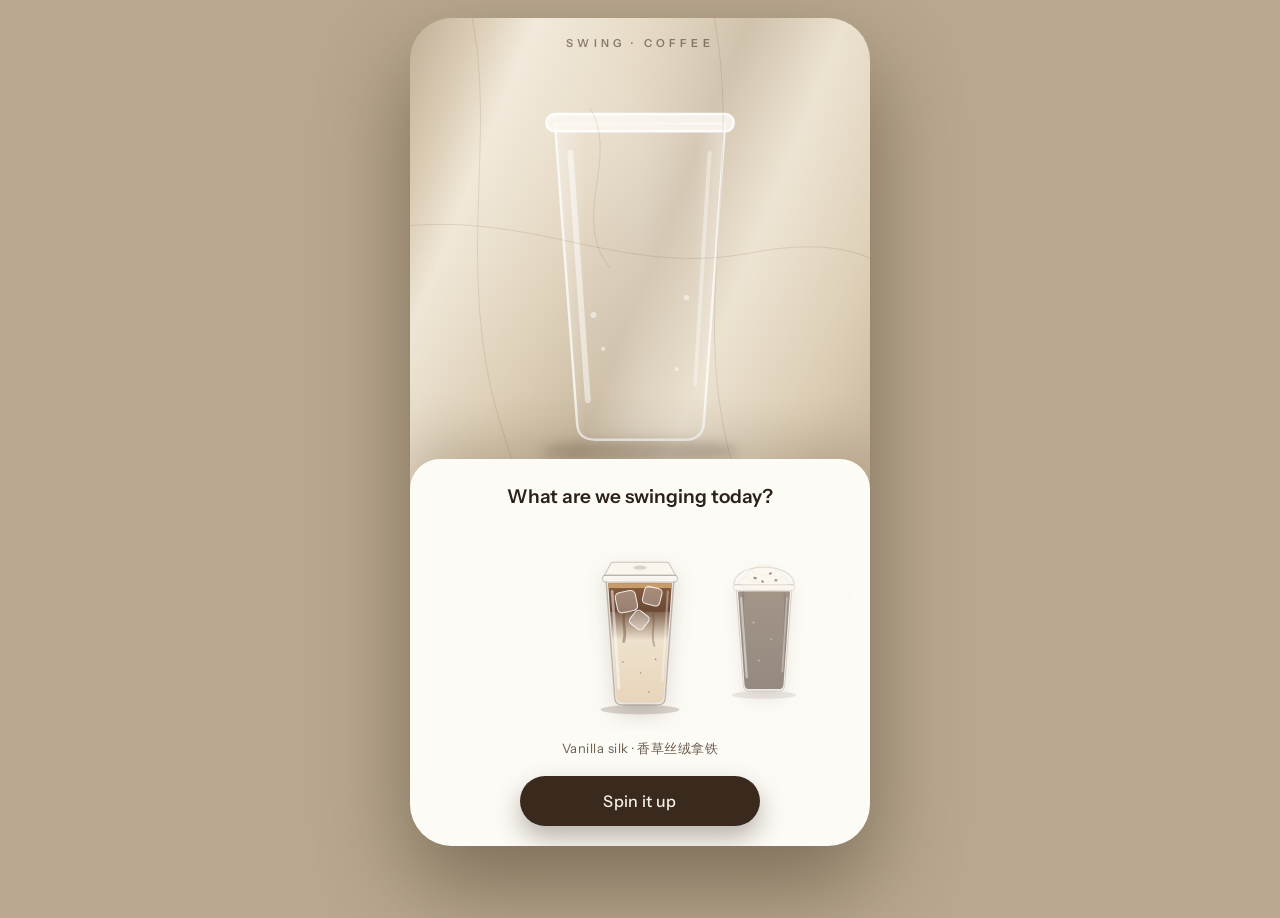
<file: index.html>
<!DOCTYPE html>
<html lang="zh-CN">
<head>
<meta charset="UTF-8" />
<meta name="viewport" content="width=device-width, initial-scale=1.0, viewport-fit=cover" />
<title>Swing Coffee</title>
<link rel="preconnect" href="https://fonts.googleapis.com" />
<link rel="preconnect" href="https://fonts.gstatic.com" crossorigin />
<link href="https://fonts.googleapis.com/css2?family=Instrument+Sans:ital,wght@0,400;0,500;0,600;1,500&display=swap" rel="stylesheet" />
<link rel="stylesheet" href="style.css" />
</head>
<body>
<div class="stage" id="stage">

  <!-- 顶部小 logo -->
  <header class="brand">SWING&nbsp;·&nbsp;COFFEE</header>

  <!-- 杯子 + 制作动画 -->
  <div class="cup-area">
    <div class="cup-wrap">
      <svg id="cupSvg" viewBox="0 0 300 470" overflow="visible" aria-hidden="true">
        <defs>
          <!-- 杯子内壁（液体裁剪区） -->
          <clipPath id="clipCup">
            <path d="M67 109 L88 409 Q90 424 106 424 L194 424 Q210 424 212 409 L233 109 Z"/>
          </clipPath>
          <linearGradient id="milkGrad" x1="0" y1="0" x2="0" y2="1">
            <stop id="milkStopA" offset="0" stop-color="#f3e9d9"/>
            <stop id="milkStopB" offset="1" stop-color="#e4d0b2"/>
          </linearGradient>
          <linearGradient id="topGrad" x1="0" y1="0" x2="0" y2="1">
            <stop id="topStopA" offset="0" stop-color="#7a4a2a"/>
            <stop id="topStopB" offset="1" stop-color="#5a341b"/>
          </linearGradient>
          <linearGradient id="blendGrad" x1="0" y1="0" x2="0" y2="1">
            <stop id="blendStopA" offset="0" stop-color="#5a341b" stop-opacity=".95"/>
            <stop id="blendStopB" offset="1" stop-color="#5a341b" stop-opacity="0"/>
          </linearGradient>
          <linearGradient id="glassGrad" x1="0" y1="0" x2="1" y2="0">
            <stop offset="0"   stop-color="#fff" stop-opacity=".34"/>
            <stop offset=".18" stop-color="#fff" stop-opacity=".05"/>
            <stop offset=".5"  stop-color="#fff" stop-opacity=".12"/>
            <stop offset=".82" stop-color="#fff" stop-opacity=".04"/>
            <stop offset="1"   stop-color="#fff" stop-opacity=".30"/>
          </linearGradient>
        </defs>

        <!-- 地面阴影 -->
        <ellipse cx="150" cy="441" rx="102" ry="12" fill="rgba(90,70,50,.26)" filter="blur(6px)"/>

        <!-- 液体与内容物（被杯壁裁剪） -->
        <g clip-path="url(#clipCup)" id="liquidLayers">
          <path id="milkPath" d="" fill="url(#milkGrad)"/>
          <path id="topPath" d="" fill="url(#topGrad)"/>
          <rect id="blendRect" x="53" y="0" width="194" height="0" fill="url(#blendGrad)"/>
          <path id="cremaPath" d="" fill="#c99a5f" opacity="0"/>
          <g id="deco"></g>
          <g id="tendrils"></g>
          <g id="bubbles"></g>
          <g id="ice"></g>
        </g>

        <!-- 杯身（透明塑料） -->
        <path d="M62 102 L85 413 Q86 429 104 429 L196 429 Q214 429 216 413 L238 102 Z"
              fill="url(#glassGrad)" stroke="rgba(255,255,255,.75)" stroke-width="2.5"/>
        <!-- 内壁高光 -->
        <path d="M78 132 L96 388" stroke="rgba(255,255,255,.5)" stroke-width="6" stroke-linecap="round" fill="none"/>
        <path d="M222 132 L207 372" stroke="rgba(255,255,255,.35)" stroke-width="4" stroke-linecap="round" fill="none"/>
        <!-- 杯壁水珠 -->
        <g fill="rgba(255,255,255,.5)">
          <circle cx="102" cy="300" r="3"/><circle cx="112" cy="335" r="2.2"/>
          <circle cx="198" cy="282" r="2.8"/><circle cx="188" cy="356" r="2.2"/>
        </g>

        <!-- 杯口卷边 -->
        <rect x="53" y="92" width="194" height="18" rx="9"
              fill="rgba(252,249,243,.85)" stroke="rgba(255,255,255,.9)" stroke-width="2.5"/>

        <!-- 奶油顶与巧克力碎（冰沙款，盖盖前出现） -->
        <g id="creamG"></g>
        <g id="chipsG"></g>

        <!-- 平盖（拿铁款，最后落下） -->
        <g id="flatLid" opacity="0">
          <path d="M58 92 L72 65 Q74 58 83 58 L217 58 Q226 58 228 65 L242 92 Z"
                fill="rgba(250,246,238,.95)" stroke="rgba(140,110,80,.4)" stroke-width="2.5"/>
          <ellipse cx="150" cy="72" rx="18" ry="5" fill="rgba(70,50,35,.18)"/>
        </g>

        <!-- 拱形盖（冰沙款，最后落下） -->
        <g id="domeLid" opacity="0">
          <path d="M55 92 C55 18 245 18 245 92 Z"
                fill="rgba(255,255,255,.14)" stroke="rgba(255,255,255,.8)" stroke-width="2.5"/>
          <path d="M78 68 C92 42 112 28 140 24" stroke="rgba(255,255,255,.55)" stroke-width="5" fill="none" stroke-linecap="round"/>
          <ellipse cx="150" cy="36" rx="14" ry="4.5" fill="rgba(70,50,35,.18)"/>
        </g>

        <!-- 注入的液流（最上层） -->
        <g id="streamGroup" style="display:none">
          <rect id="stream" x="142" y="-1200" width="16" height="0" rx="8" fill="#f3e9d9"/>
          <rect id="streamSheen" x="142" y="-1200" width="16" height="0" rx="8" fill="rgba(255,255,255,.28)"/>
        </g>
        <g id="splash"></g>
      </svg>
    </div>
  </div>

  <!-- 出品后的口味胶囊按钮 -->
  <button class="pill" id="pillBtn" aria-label="重新选择">Vanilla silk</button>

  <!-- 底部选择面板 -->
  <section class="sheet" id="sheet">
    <h1 class="sheet-title">What are we swinging today?</h1>
    <div class="carousel" id="carousel"></div>
    <p class="drink-name" id="drinkName">Vanilla silk</p>
    <button class="cta" id="spinBtn">Spin it up</button>
  </section>

</div>
<script src="app.js"></script>
</body>
</html>
</file>
<file: style.css>
* { margin: 0; padding: 0; box-sizing: border-box; }

:root {
  --ink: #2a2119;
  --ink-soft: #6b5d4e;
  --paper: #fdfbf6;
  --btn: #3a2a1e;
}

html, body {
  height: 100%;
  font-family: "Instrument Sans", "PingFang SC", "Microsoft YaHei", sans-serif;
  background: #b9a88f;
}

/* ===== 舞台（手机式画面） ===== */
.stage {
  position: relative;
  height: 100dvh;
  max-width: 460px;
  margin: 0 auto;
  overflow: hidden;
  display: flex;
  flex-direction: column;
  background:
    /* 斜射的阳光光束 */
    linear-gradient(112deg,
      rgba(60, 42, 25, .18) 0%,
      rgba(60, 42, 25, .02) 9%,
      rgba(255, 252, 244, .55) 16%,
      rgba(255, 252, 244, .10) 30%,
      rgba(60, 42, 25, .10) 43%,
      rgba(255, 252, 244, .42) 55%,
      rgba(255, 252, 244, .06) 70%,
      rgba(60, 42, 25, .16) 88%,
      rgba(60, 42, 25, .24) 100%),
    /* 石材底色 */
    radial-gradient(140% 90% at 50% 12%, #e7dbc7 0%, #d9c9af 48%, #c4ae8f 100%);
}
@media (min-width: 500px) {
  .stage {
    height: min(92dvh, 900px);
    margin-top: max(2dvh, 12px);
    border-radius: 42px;
    box-shadow: 0 40px 90px rgba(50, 35, 18, .45);
  }
}

/* 石材纹理裂纹 */
.stage::before {
  content: "";
  position: absolute; inset: 0;
  pointer-events: none;
  background-image: url("data:image/svg+xml,%3Csvg xmlns='http://www.w3.org/2000/svg' width='460' height='800'%3E%3Cg stroke='%238a7355' stroke-opacity='.16' fill='none' stroke-width='1'%3E%3Cpath d='M-20 210 C 120 190, 210 260, 340 235 S 480 270, 500 250'/%3E%3Cpath d='M60 -10 C 90 120, 40 260, 95 420 S 60 640, 110 820'/%3E%3Cpath d='M300 -20 C 340 150, 270 300, 330 470 S 300 660, 350 830'/%3E%3Cpath d='M-30 520 C 130 490, 240 560, 380 530 S 470 560, 500 545'/%3E%3Cpath d='M180 90 C 210 140, 160 200, 200 250'/%3E%3C/g%3E%3C/svg%3E");
  mix-blend-mode: multiply;
}

.brand {
  position: absolute;
  top: max(18px, env(safe-area-inset-top));
  left: 0; right: 0;
  text-align: center;
  font-size: 11px;
  letter-spacing: .38em;
  font-weight: 600;
  color: rgba(58, 42, 30, .55);
  z-index: 3;
}

/* ===== 杯子区域 ===== */
.cup-area {
  flex: 1;
  display: flex;
  align-items: center;
  justify-content: center;
  padding-top: 3dvh;
  min-height: 0;
}
.cup-wrap {
  width: min(290px, 62vw, 46dvh);
}
#cupSvg { width: 100%; display: block; overflow: visible; }

/* ===== 底部选择面板 ===== */
.sheet {
  position: relative;
  z-index: 4;
  background: var(--paper);
  border-radius: 30px 30px 0 0;
  padding: 26px 20px calc(20px + env(safe-area-inset-bottom));
  box-shadow: 0 -18px 50px rgba(60, 42, 25, .18);
  transform: translateY(0);
  transition: transform .55s cubic-bezier(.5, 0, .2, 1);
}
.sheet.hidden { transform: translateY(112%); }

.sheet-title {
  font-size: 19px;
  font-weight: 600;
  color: var(--ink);
  text-align: center;
  margin-bottom: 18px;
}

.carousel {
  display: flex;
  gap: 14px;
  overflow-x: auto;
  scroll-snap-type: x mandatory;
  padding: 12px calc(50% - 55px);
  scrollbar-width: none;
}
.carousel::-webkit-scrollbar { display: none; }

.card {
  flex: 0 0 110px;
  scroll-snap-align: center;
  border: none;
  background: transparent;
  cursor: pointer;
  padding: 6px 0;
  border-radius: 18px;
  transition: transform .35s cubic-bezier(.34, 1.4, .5, 1), opacity .3s;
  transform: scale(.86);
  opacity: .55;
}
.card svg { width: 100%; display: block; filter: drop-shadow(0 8px 10px rgba(60, 42, 25, .18)); }
.card.selected { transform: scale(1.05); opacity: 1; }

.drink-name {
  text-align: center;
  font-size: 13px;
  color: var(--ink-soft);
  letter-spacing: .04em;
  margin: 10px 0 18px;
  min-height: 1.2em;
}

.cta {
  display: block;
  width: min(240px, 70%);
  margin: 0 auto;
  padding: 15px 0;
  border: none;
  border-radius: 999px;
  background: var(--btn);
  color: #f7f1e8;
  font-family: inherit;
  font-size: 16px;
  font-weight: 500;
  letter-spacing: .02em;
  cursor: pointer;
  transition: transform .15s, box-shadow .2s;
  box-shadow: 0 12px 26px rgba(58, 42, 30, .35);
}
.cta:active { transform: scale(.96); }

/* ===== 倒完后的胶囊按钮 ===== */
.pill {
  position: absolute;
  left: 50%;
  bottom: calc(30px + env(safe-area-inset-bottom));
  transform: translate(-50%, 90px);
  z-index: 3;
  padding: 13px 34px;
  border: none;
  border-radius: 999px;
  background: rgba(46, 32, 20, .92);
  color: #f7f1e8;
  font-family: inherit;
  font-size: 15px;
  font-weight: 500;
  letter-spacing: .02em;
  cursor: pointer;
  opacity: 0;
  pointer-events: none;
  transition: transform .5s cubic-bezier(.34, 1.3, .5, 1), opacity .4s;
  box-shadow: 0 0 0 6px rgba(255, 255, 255, .55), 0 16px 34px rgba(58, 42, 30, .35);
}
.pill.show {
  opacity: 1;
  pointer-events: auto;
  transform: translate(-50%, 0);
}
.pill:active { transform: translate(-50%, 0) scale(.95); }
</file>
